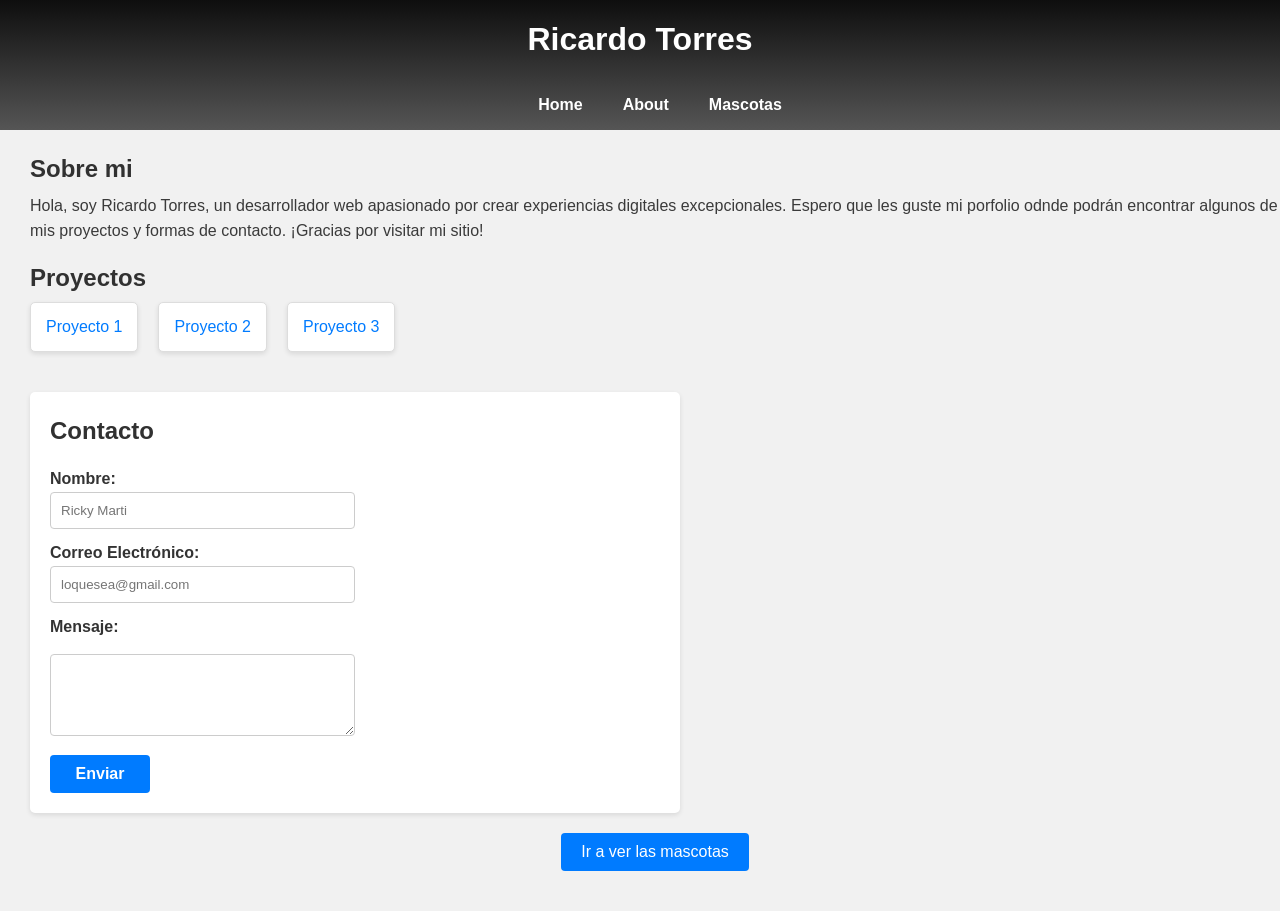
<file: semana1/index.html>
<!doctype html>
<html lang="en">

<head>
    <meta charset="UTF-8" />
    <meta name="viewport" content="width=device-width, initial-scale=1.0" />
    <link rel="stylesheet" href="styles.css" />
    <title>Principal</title>
</head>

<body>
    <header>
        <h1>Ricardo Torres</h1>
        <nav>
            <ul class="navigation">
                <li class="nav-item"><a href="index.html">Home</a></li>
                <li class="nav-item"><a href="about.html">About</a></li>
                <li class="nav-item"><a href="mascota.html">Mascotas</a></li>
            </ul>
        </nav>
    </header>

    <section class="porta">
        <h2 class="subtitle">Sobre mi</h2>
        <p class="paragraph">
            Hola, soy Ricardo Torres, un desarrollador web apasionado por crear
            experiencias digitales excepcionales. Espero que les guste mi porfolio odnde podrán encontrar algunos de mis proyectos y formas de contacto. ¡Gracias por visitar mi sitio!
        </p>

        <h2 class="subtitle">Proyectos</h2>
        <ul class="project-list">
            <li class="project-item"><a href="#">Proyecto 1</a></li>
            <li class="project-item"><a href="#">Proyecto 2</a></li>
            <li class="project-item"><a href="#">Proyecto 3</a></li>
        </ul>

        <div class="position-form">
            <form class="contact-form" action="">
                <h2 class="subtitle">Contacto</h2>

                <div>
                    <label class="info" for="name">Nombre:</label>
                    <input class="data" type="text" id="name" name="name" placeholder="Ricky Marti" required />
                </div>
                <div>
                    <label class="info" for="email">Correo Electrónico:</label>
                    <input class="data" type="email" id="email" name="email" placeholder="loquesea@gmail.com"
                        required />
                </div>
                <div>
                    <label class="info info2" for="message">Mensaje:</label><br />
                    <textarea class="data" id="message" name="message" rows="4" cols="50" required></textarea>
                </div>

                <input class="action" type="submit" value="Enviar" />
            </form>
        </div>
        <div class="content-button">
            <a class="btn" href="mascota.html">Ir a ver las mascotas</a>
        </div>
    </section>
</body>

</html>
</file>
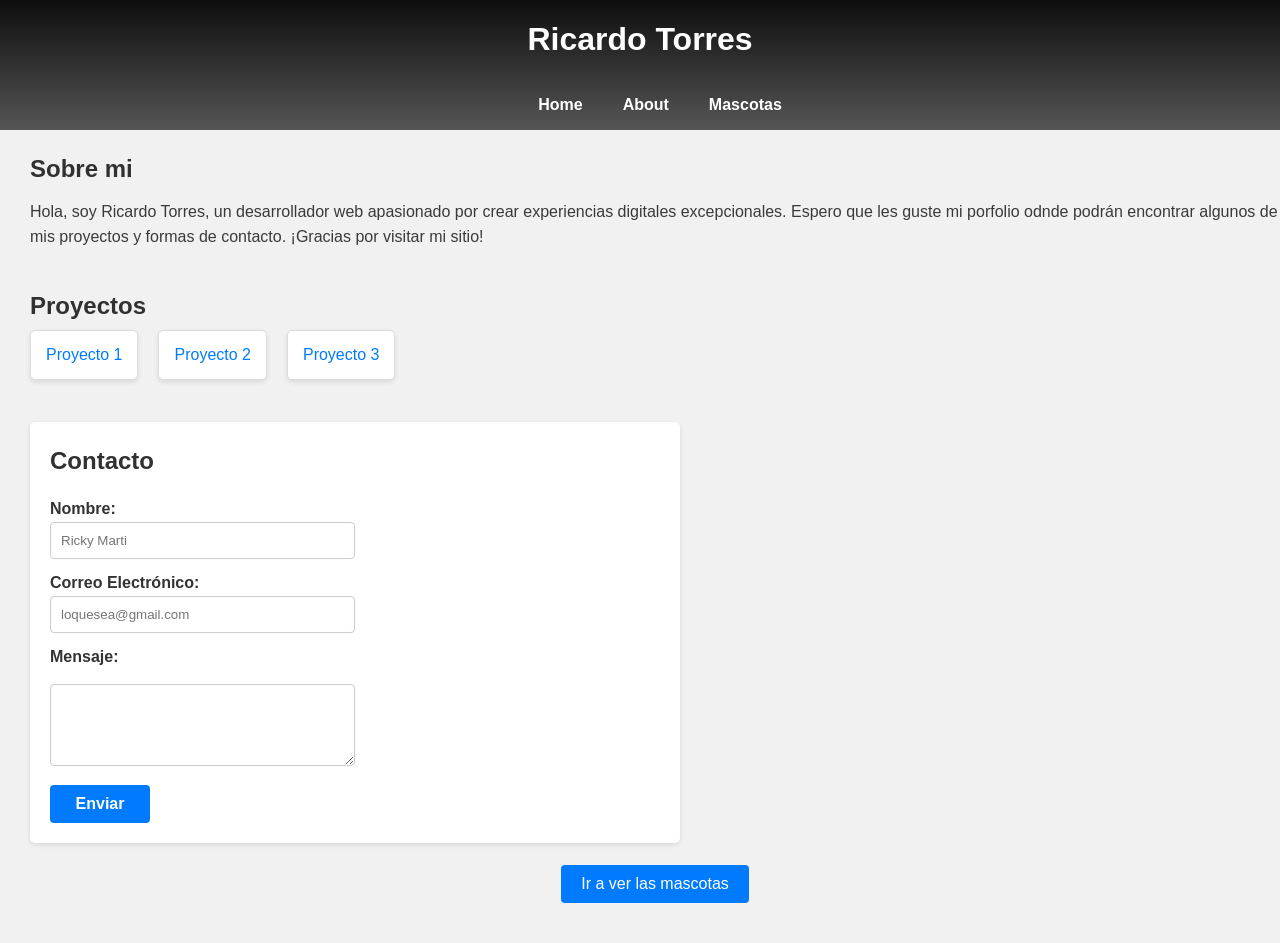
<file: semana2/index.html>
<!doctype html>
<html lang="en">

<head>
    <meta charset="UTF-8" />
    <meta name="viewport" content="width=device-width, initial-scale=1.0" />
    <link rel="stylesheet" href="styles/styles.css" />
    <title>Principal</title>
</head>

<body>
    <header>
        <h1>Ricardo Torres</h1>
        <nav>
            <ul class="navigation">
                <li class="nav-item"><a href="index.html">Home</a></li>
                <li class="nav-item"><a href="about.html">About</a></li>
                <li class="nav-item"><a href="mascota.html">Mascotas</a></li>
            </ul>
        </nav>
    </header>

    <section class="porta">
        <div class="about">
            <h2 class="subtitle">Sobre mi</h2>
            <p class="paragraph">
                Hola, soy Ricardo Torres, un desarrollador web apasionado por crear
                experiencias digitales excepcionales. Espero que les guste mi porfolio odnde podrán encontrar algunos de
                mis
                proyectos y formas de contacto. ¡Gracias por visitar mi sitio!
            </p>
        </div>

        <div class="project">
            <h2 class="subtitle">Proyectos</h2>
            <ul class="project-list">
                <li class="project-item"><a href="#">Proyecto 1</a></li>
                <li class="project-item"><a href="#">Proyecto 2</a></li>
                <li class="project-item"><a href="#">Proyecto 3</a></li>
            </ul>
        </div>

        <div class="position-form">
            <form class="contact-form" action="">
                <h2 class="subtitle">Contacto</h2>

                <div>
                    <label class="info" for="name">Nombre:</label>
                    <input class="data" type="text" id="name" name="name" placeholder="Ricky Marti" required />
                </div>
                <div>
                    <label class="info" for="email">Correo Electrónico:</label>
                    <input class="data" type="email" id="email" name="email" placeholder="loquesea@gmail.com"
                        required />
                </div>
                <div>
                    <label class="info info2" for="message">Mensaje:</label><br />
                    <textarea class="data" id="message" name="message" rows="4" cols="50" required></textarea>
                </div>

                <input class="action" type="submit" value="Enviar" />
            </form>
        </div>
        <div class="content-button">
            <a class="btn" href="mascota.html">Ir a ver las mascotas</a>
        </div>
    </section>
</body>

</html>
</file>
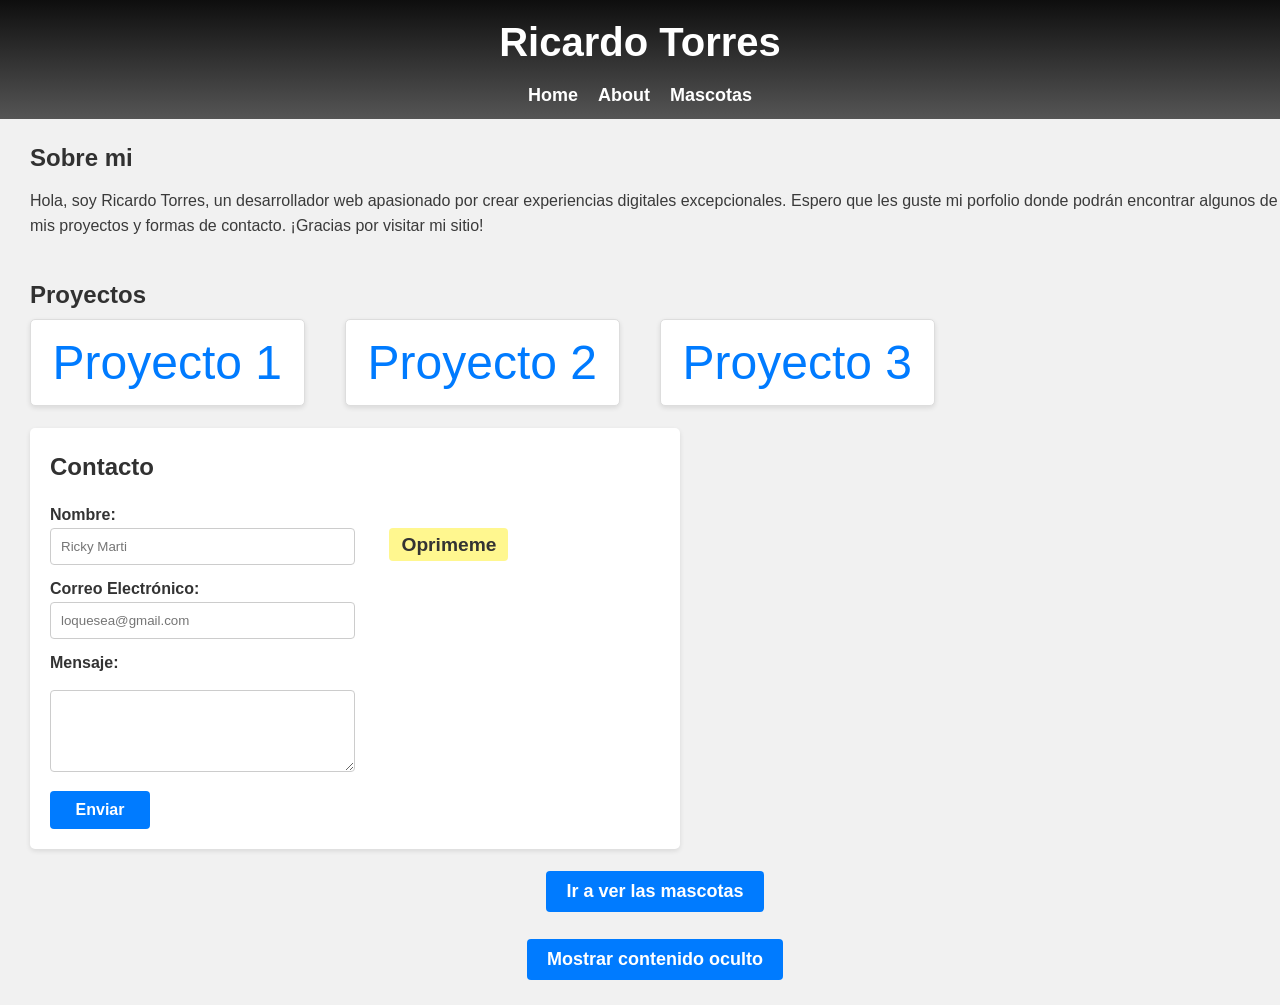
<file: semana3/index.html>
<!doctype html>
<html lang="en">

<head>
    <meta charset="UTF-8" />
    <meta name="viewport" content="width=device-width, initial-scale=1.0" />
    <link rel="stylesheet" href="styles/styles.css" />
    <script src="js/app.js"></script>
    <title>Principal</title>
</head>

<body>
    <header>
        <h1>Ricardo Torres</h1>
        <nav>
            <ul class="navigation">
                <li class="nav-item"><a href="index.html">Home</a></li>
                <li class="nav-item"><a target="_blank" href="https://github.com/Ricardo031">About</a></li>
                <li class="nav-item"><a href="mascota.html">Mascotas</a></li>
            </ul>
        </nav>
    </header>

    <section class="porta">
        <div class="about">
            <h2 class="subtitle">Sobre mi</h2>
            <p class="paragraph">
                Hola, soy Ricardo Torres, un desarrollador web apasionado por crear
                experiencias digitales excepcionales. Espero que les guste mi porfolio donde podrán encontrar algunos de
                mis
                proyectos y formas de contacto. ¡Gracias por visitar mi sitio!
            </p>
        </div>

        <div class="project">
            <h2 class="subtitle">Proyectos</h2>
            <ul class="project-list">
                <li class="project-item"><a class="project-title" target="_blank"
                        href="https://ricardo031.github.io/lol-api/">Proyecto
                        1</a></li>
                <li class="project-item"><a class="project-title" target="_blank"
                        href="https://dashboard-v2-two-eta.vercel.app/">Proyecto 2</a></li>
                <li class="project-item"><a class="project-title" target="_blank"
                        href="https://ricardo031.github.io/Galeria-imagenes/#">Proyecto 3</a></li>
            </ul>
        </div>

        <div class="position-form">
            <form class="contact-form" action="">
                <h2 class="subtitle">Contacto</h2>

                <div>
                    <label class="info" for="name">Nombre:</label>
                    <input class="data" type="text" id="name" name="name" placeholder="Ricky Marti" required />

                    <label class="test-app" for="text-test" id="text-test">Oprimeme</label>
                </div>
                <div>
                    <label class="info" for="email">Correo Electrónico:</label>
                    <input class="data" type="email" id="email" name="email" placeholder="loquesea@gmail.com"
                        required />
                </div>
                <div>
                    <label class="info info2" for="message">Mensaje:</label><br />
                    <textarea class="data" id="message" name="message" rows="4" cols="50" required></textarea>
                </div>

                <input class="action" type="submit" value="Enviar" />
            </form>
        </div>
        <div class="content-button">
            <a class="btn" href="mascota.html">Ir a ver las mascotas</a>
        </div>

        <div class="content-button intent">
            <button id="toggle-btn" class="btn show">Mostrar contenido oculto</button>

            <p id="hidden-content" class="oculto">
                Hola Persona que mira el codigo. Un gusto!
            </p>
        </div>
    </section>
</body>

</html>
</file>
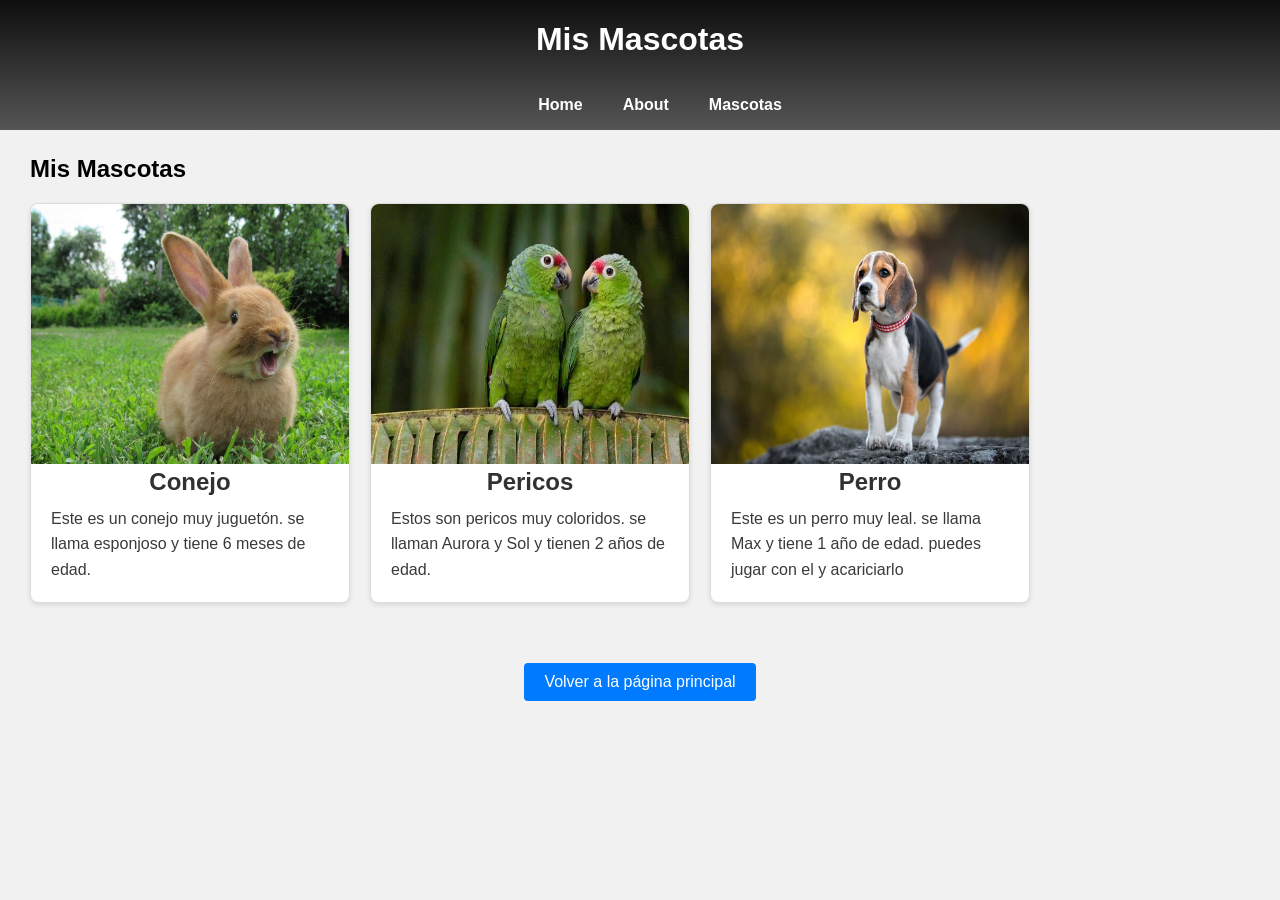
<file: semana1/mascota.html>
<!DOCTYPE html>
<html lang="en">

<head>
    <meta charset="UTF-8">
    <meta name="viewport" content="width=device-width, initial-scale=1.0">
    <link rel="stylesheet" href="styles.css">
    <title>Mascotas</title>
</head>

<body>
    <header>
        <h1>Mis Mascotas</h1>
        <nav>
            <ul class="navigation">
                <li class="nav-item"><a href="index.html">Home</a></li>
                <li class="nav-item"><a href="about.html">About</a></li>
                <li class="nav-item"><a href="mascota.html">Mascotas</a></li>
            </ul>
        </nav>
    </header>

    <section class="porta">
        <h2>Mis Mascotas</h2>
        <div class="mascota">
            <article class="card">
                <div class="card-image">
                    <img src="img/conejo.jpg" alt="conejo">
                </div>
                <div class="content-card">
                    <h2 class="animal-name">Conejo</h2>
                    <p class="paragraph">Este es un conejo muy juguetón. se llama esponjoso y tiene 6 meses de edad.</p>
                </div>
            </article>

            <article class="card">
                <div class="card-image">
                    <img src="img/Pericos1.webp" alt="perico">
                </div>
                <div class="content-card">
                    <h2 class="animal-name">Pericos</h2>
                    <p class="paragraph">Estos son pericos muy coloridos. se llaman Aurora y Sol y tienen 2 años de edad.</p>
                </div>
            </article>

            <article class="card">
                <div class="card-image">
                    <img src="img/perro.avif" alt="perro">
                </div>
                <div class="content-card">
                    <h2 class="animal-name">Perro</h2>
                    <p class="paragraph">Este es un perro muy leal. se llama Max y tiene 1 año de edad. puedes jugar con el y acariciarlo </p>
                </div>
            </article>
        </div>
    </section>
    <div class="content-button">
            <a class="btn" href="index.html">Volver a la página principal</a>
        </div>
</body>

</html>
</file>
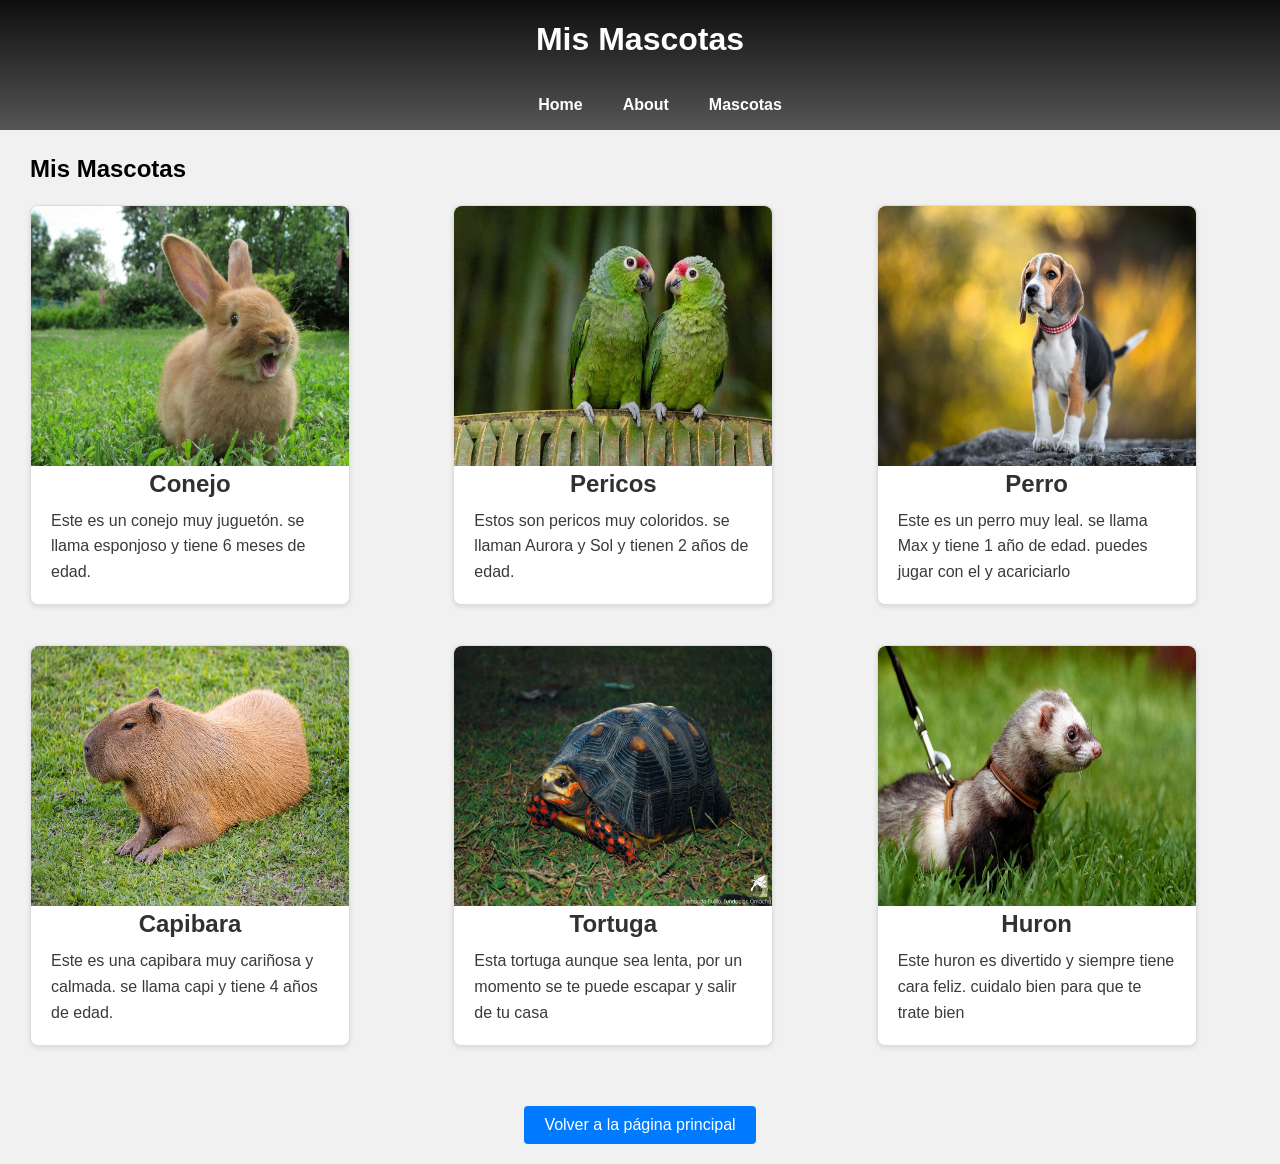
<file: semana2/mascota.html>
<!DOCTYPE html>
<html lang="en">

<head>
    <meta charset="UTF-8">
    <meta name="viewport" content="width=device-width, initial-scale=1.0">
    <link rel="stylesheet" href="styles/styles2.css">
    <title>Mascotas</title>
</head>

<body>
    <header>
        <h1>Mis Mascotas</h1>
        <nav>
            <ul class="navigation">
                <li class="nav-item"><a href="index.html">Home</a></li>
                <li class="nav-item"><a href="about.html">About</a></li>
                <li class="nav-item"><a href="mascota.html">Mascotas</a></li>
            </ul>
        </nav>
    </header>

    <section class="porta">
        <h2>Mis Mascotas</h2>
        <div class="mascota">
            <article class="card">
                <div class="card-image">
                    <img src="img/conejo.jpg" alt="conejo">
                </div>
                <div class="content-card">
                    <h2 class="animal-name">Conejo</h2>
                    <p class="paragraph">Este es un conejo muy juguetón. se llama esponjoso y tiene 6 meses de edad.</p>
                </div>
            </article>

            <article class="card">
                <div class="card-image">
                    <img src="img/Pericos1.webp" alt="perico">
                </div>
                <div class="content-card">
                    <h2 class="animal-name">Pericos</h2>
                    <p class="paragraph">Estos son pericos muy coloridos. se llaman Aurora y Sol y tienen 2 años de
                        edad.</p>
                </div>
            </article>

            <article class="card">
                <div class="card-image">
                    <img src="img/perro.avif" alt="perro">
                </div>
                <div class="content-card">
                    <h2 class="animal-name">Perro</h2>
                    <p class="paragraph">Este es un perro muy leal. se llama Max y tiene 1 año de edad. puedes jugar con
                        el y acariciarlo </p>
                </div>
            </article>

            <article class="card">
                <div class="card-image">
                    <img src="img/capibara.png" alt="capibara">
                </div>
                <div class="content-card">
                    <h2 class="animal-name">Capibara</h2>
                    <p class="paragraph">Este es una capibara muy cariñosa y calmada. se llama capi y tiene 4 años de
                        edad.
                    </p>
                </div>
            </article>

            <article class="card">
                <div class="card-image">
                    <img src="img/tortuga.png" alt="tortuga">
                </div>
                <div class="content-card">
                    <h2 class="animal-name">Tortuga</h2>
                    <p class="paragraph">Esta tortuga aunque sea lenta, por un momento se te puede escapar y salir de tu
                        casa </p>
                </div>
            </article>

            <article class="card">
                <div class="card-image">
                    <img src="img/huron.png" alt="huron">
                </div>
                <div class="content-card">
                    <h2 class="animal-name">Huron</h2>
                    <p class="paragraph">Este huron es divertido y siempre tiene cara feliz. cuidalo bien para que te
                        trate bien</p>
                </div>
            </article>
        </div>
    </section>
    <div class="content-button">
        <a class="btn" href="index.html">Volver a la página principal</a>
    </div>
</body>

</html>
</file>
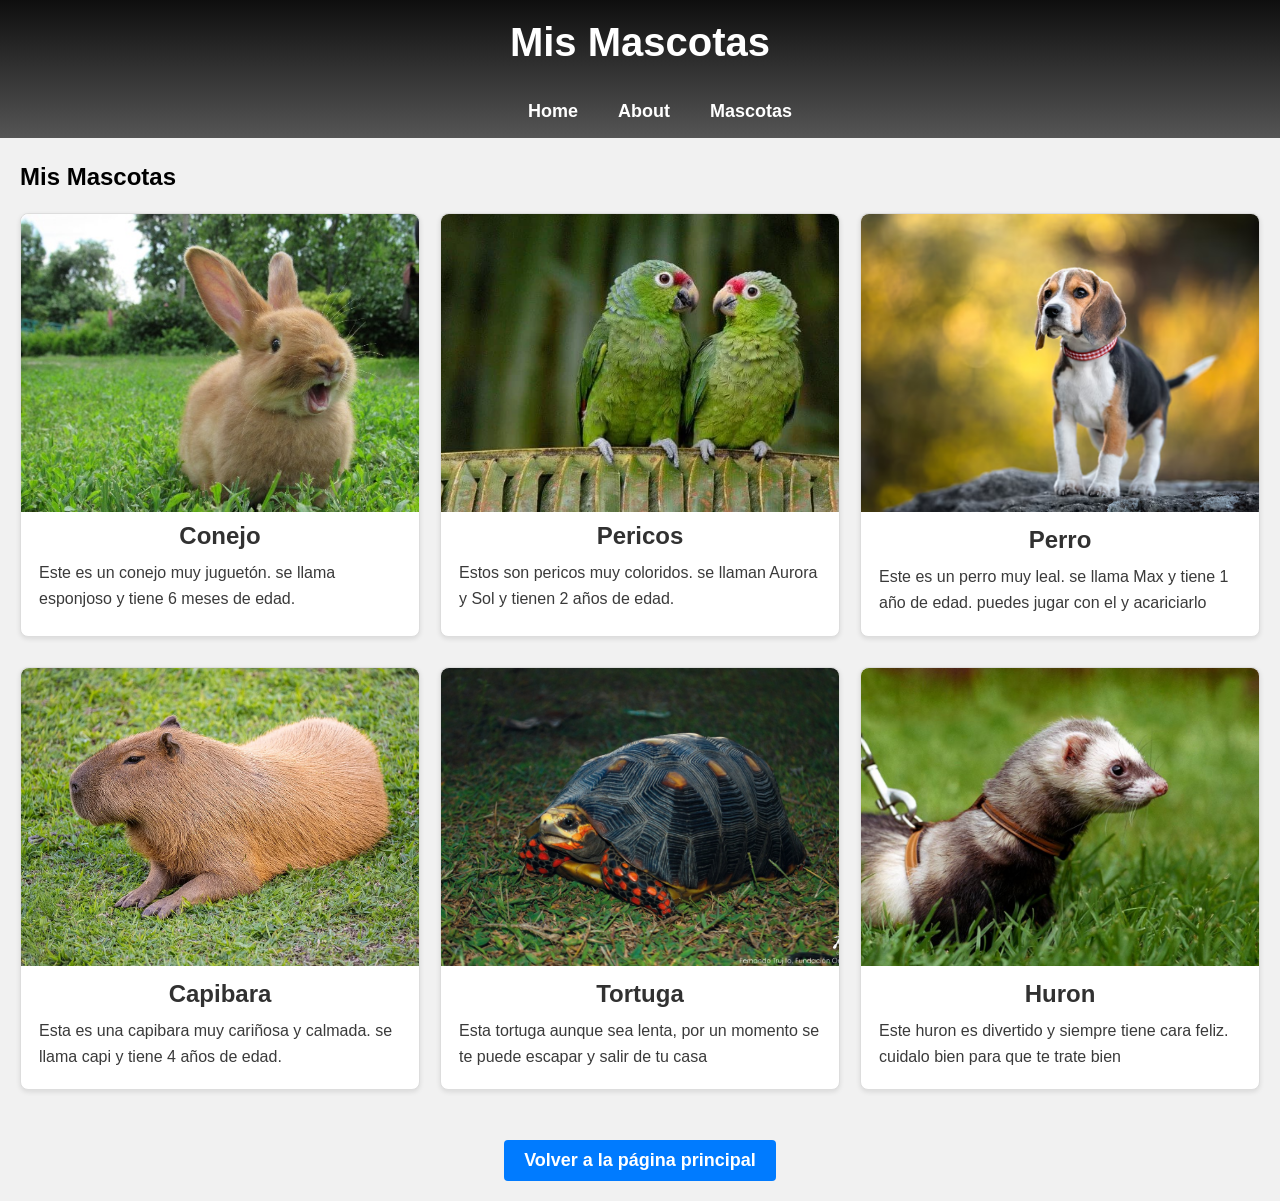
<file: semana3/mascota.html>
<!DOCTYPE html>
<html lang="en">

<head>
    <meta charset="UTF-8">
    <meta name="viewport" content="width=device-width, initial-scale=1.0">
    <link rel="stylesheet" href="styles/stylesPet.css">
    <title>Mascotas</title>
</head>

<body>
    <header>
        <h1>Mis Mascotas</h1>
        <nav>
            <ul class="navigation">
                <li class="nav-item"><a href="index.html">Home</a></li>
                <li class="nav-item"><a href="about.html">About</a></li>
                <li class="nav-item"><a href="mascota.html">Mascotas</a></li>
            </ul>
        </nav>
    </header>

    <section class="porta">
        <h2 class="subtitle">Mis Mascotas</h2>
        <div class="mascota">
            <article class="card">
                <img src="img/conejo.jpg" alt="conejo">
                <div class="content-card">
                    <h2 class="animal-name">Conejo</h2>
                    <p class="paragraph">Este es un conejo muy juguetón. se llama esponjoso y tiene 6 meses de edad.</p>
                </div>
            </article>

            <article class="card">
                <img src="img/Pericos1.webp" alt="perico">
                <div class="content-card">
                    <h2 class="animal-name">Pericos</h2>
                    <p class="paragraph">Estos son pericos muy coloridos. se llaman Aurora y Sol y tienen 2 años de
                        edad.</p>
                </div>
            </article>

            <article class="card">
                <div class="card-image">
                    <img src="img/perro.avif" alt="perro">
                </div>
                <div class="content-card">
                    <h2 class="animal-name">Perro</h2>
                    <p class="paragraph">Este es un perro muy leal. se llama Max y tiene 1 año de edad. puedes jugar con
                        el y acariciarlo </p>
                </div>
            </article>

            <article class="card">
                <div class="card-image">
                    <img src="img/capibara.png" alt="capibara">
                </div>
                <div class="content-card">
                    <h2 class="animal-name">Capibara</h2>
                    <p class="paragraph">Esta es una capibara muy cariñosa y calmada. se llama capi y tiene 4 años de
                        edad.
                    </p>
                </div>
            </article>

            <article class="card">
                <div class="card-image">
                    <img src="img/tortuga.png" alt="tortuga">
                </div>
                <div class="content-card">
                    <h2 class="animal-name">Tortuga</h2>
                    <p class="paragraph">Esta tortuga aunque sea lenta, por un momento se te puede escapar y salir de tu
                        casa </p>
                </div>
            </article>

            <article class="card">
                <div class="card-image">
                    <img src="img/huron.png" alt="huron">
                </div>
                <div class="content-card">
                    <h2 class="animal-name">Huron</h2>
                    <p class="paragraph">Este huron es divertido y siempre tiene cara feliz. cuidalo bien para que te
                        trate bien</p>
                </div>
            </article>
        </div>
    </section>
    <div class="content-button">
        <a class="btn" href="index.html">Volver a la página principal</a>
    </div>
</body>

</html>
</file>
<file: semana1/styles.css>
* {
    box-sizing: border-box;
}


body {
    font-family: 'Segoe UI', Tahoma, Geneva, Verdana, sans-serif;
    margin: 0;
    padding: 0;
    background: #f1f1f1;

}

/*% header */
header {
    display: flex;
    flex-direction: column;
    background: linear-gradient(#0e0e0e, #555);
    color: white;
    align-items: center;
}

.navigation {
    text-decoration: none;
    list-style: none;
    display: flex;
    gap: 20px;
}

.nav-item a {
    color: white;
    text-decoration: none;
    padding: 5px 10px;
    border-radius: 2px;
    font-weight: 600;
    transition: background-color 0.3s, color 0.3s;
}

.nav-item a:hover {
    background-color: #555;
    color: #fff;
}

/*% Cuerpo de la pagina  */
.porta {
    padding: 5px 0 20px 30px;
}

.subtitle {
    color: #313131;
    font-size: 24px;
    margin-bottom: 10px;
}

.paragraph {
    color: #3a3a3a;
    font-size: 16px;
    line-height: 1.6;
    margin-bottom: 20px;
}

.project-list  {
    display: flex;
    flex-direction: row;
    gap: 20px;
    list-style-type: none;
    flex-wrap: wrap;
    margin: 0;
    padding: 0;
}

.project-item {
    list-style: none;
    background: white;
    border: 1px solid #ddd;
    border-radius: 5px;
    padding: 15px;
    margin-bottom: 20px;
    box-shadow: 0 2px 5px rgba(0, 0, 0, 0.1);
    width: fit-content;
    transition: background-color 0.3s, color 0.3s;
    cursor: pointer;
}

.project-item:hover {
    background-color: #b5b8bb;
    color: #fff;
}

a {
    color: #007BFF;
    text-decoration: none;
    font-weight: 500;
}

/*% Formulario de contacto  */
.position-form {
    display: flex;
    justify-content: start;
    margin-top: 20px;
}

.contact-form {
    display: flex;
    flex-direction: column;
    gap: 15px;
    background: white;
    width: 650px;
    padding: 5px 20px 20px;
    border-radius: 5px;
    box-shadow: 0 2px 5px rgba(0, 0, 0, 0.1);
}

@media (max-width: 768px) {
    .contact-form {
        width: 90%;
    }
}

@media (max-width: 425px) {
    .contact-form {
        width: 95%;
    }
}

.info {
    display: block;
    font-weight: 600;
    margin-bottom: 4px;
    color: #333;
}

.info2 {
    margin-bottom: 0px;
}

.data {
    width: 50%;
    padding: 10px;
    border: 1px solid #ccc;
    border-radius: 4px;
}


.action {
    width: 100px;
    padding: 10px;
    font-size: 16px;
    font-weight: 600;
    background-color: #007BFF;
    color: white;
    border: none;
    border-radius: 4px;
    cursor: pointer;
    transition: background-color 0.3s, color 0.3s;
}

.action:hover {
    background-color: #0056b3;
    color: #fff;
}

.content-button {
    display: flex;
    justify-content: center;
    margin-top: 20px;
    margin-bottom: 20px;
}

.btn {
    display: inline-block;
    padding: 10px 20px;
    background-color: #007BFF;
    color: white;
    text-decoration: none;
    border-radius: 4px;
    transition: background-color 0.3s, color 0.3s;
}

.btn:hover {
    background-color: #0056b3;
    color: #fff;
}

/*% Mascotas  */

.mascota {
    display: flex;
    flex-wrap: wrap;
    align-items: start;
    gap: 20px;
}
.card {
    display: flex;
    flex-direction: column;
    background: white;
    border: 1px solid #ddd;
    border-radius: 8px;
    margin-bottom: 20px;
    box-shadow: 0 2px 5px rgba(0, 0, 0, 0.1);
    width: 320px;
    height: auto;
}

.card-image {
    width: 100%;
    height: fit-content;
}

img {
    width: 100%;
    height: 260px;
    object-fit: fill;
    border-radius: 8px 8px 0 0;
}

.content-card {
    display: flex;
    flex-direction: column;
    padding: 0 20px;
}

.animal-name {
    color: #313131;
    font-size: 24px;
    margin: auto;
}

.paragraph {
    color: #3a3a3a;
    font-size: 16px;
    line-height: 1.6;
    font-weight: 400;
    margin: 10px 0 20px 0;
}
</file>
<file: semana2/styles/styles.css>
* {
    box-sizing: border-box;
}


body {
    font-family: 'Segoe UI', Tahoma, Geneva, Verdana, sans-serif;
    margin: 0;
    padding: 0;
    background: #f1f1f1;

}

/*% header */
header {
    display: flex;
    flex-direction: column;
    background: linear-gradient(#0e0e0e, #555);
    color: white;
    align-items: center;
    justify-content: center;
}

.navigation {
    text-decoration: none;
    list-style: none;
    display: flex;
    gap: 20px;
}

.nav-item a {
    color: white;
    text-decoration: none;
    padding: 5px 10px;
    border-radius: 2px;
    font-weight: 600;
    transition: background-color 0.3s, color 0.3s;
}

.nav-item a:hover {
    background-color: #555;
    color: #fff;
}

/*% Cuerpo de la pagina  */
.porta {
    display: grid;
    grid-template-rows: 1fr;
    gap: 2px;
    padding: 5px 0 20px 30px;
}


.subtitle {
    color: #313131;
    font-size: 24px;
    margin-bottom: 10px;
}

.paragraph {
    color: #3a3a3a;
    font-size: 16px;
    line-height: 1.6;
    margin-bottom: 20px;
}

.project-list {
    display: flex;
    flex-direction: row;
    gap: 20px;
    list-style-type: none;
    flex-wrap: wrap;
    margin: 0;
    padding: 0;
}

.project-item {
    list-style: none;
    background: white;
    border: 1px solid #ddd;
    border-radius: 5px;
    padding: 15px;
    margin-bottom: 20px;
    box-shadow: 0 2px 5px rgba(0, 0, 0, 0.1);
    width: fit-content;
    transition: background-color 0.3s, color 0.3s;
    cursor: pointer;
}

.project-item:hover {
    background-color: #b5b8bb;
    color: #fff;
}

a {
    color: #007BFF;
    text-decoration: none;
    font-weight: 500;
}

/*% Formulario de contacto  */
.position-form {
    display: flex;
    justify-content: start;
    margin-top: 20px;
}

.contact-form {
    display: flex;
    flex-direction: column;
    gap: 15px;
    background: white;
    width: 650px;
    padding: 5px 20px 20px;
    border-radius: 5px;
    box-shadow: 0 2px 5px rgba(0, 0, 0, 0.1);
}

@media (max-width: 768px) {
    .contact-form {
        width: 90%;
    }
}

@media (max-width: 425px) {
    .contact-form {
        width: 95%;
    }
}

.info {
    display: block;
    font-weight: 600;
    margin-bottom: 4px;
    color: #333;
}

.info2 {
    margin-bottom: 0px;
}

.data {
    width: 50%;
    padding: 10px;
    border: 1px solid #ccc;
    border-radius: 4px;
}


.action {
    width: 100px;
    padding: 10px;
    font-size: 16px;
    font-weight: 600;
    background-color: #007BFF;
    color: white;
    border: none;
    border-radius: 4px;
    cursor: pointer;
    transition: background-color 0.3s, color 0.3s;
}

.action:hover {
    background-color: #0056b3;
    color: #fff;
}

.content-button {
    display: flex;
    justify-content: center;
    margin-top: 20px;
    margin-bottom: 20px;
}

.btn {
    display: inline-block;
    padding: 10px 20px;
    background-color: #007BFF;
    color: white;
    text-decoration: none;
    border-radius: 4px;
    transition: background-color 0.3s, color 0.3s;
}

.btn:hover {
    background-color: #0056b3;
    color: #fff;
}
</file>
<file: semana3/styles/styles.css>
* {
    box-sizing: border-box;
}


:root {
    --primary-color: #007BFF;
}

body {
    font-family: 'Segoe UI', Tahoma, Geneva, Verdana, sans-serif;
    margin: 0;
    padding: 0;
    background: #f1f1f1;
}

/*% header */
header h1 {
    font-size: 2.5rem;
    margin: 1.25rem 0;
}

header {
    display: flex;
    flex-direction: column;
    background: linear-gradient(#0e0e0e, #555);
    color: white;
    align-items: center;
    justify-content: center;
}

nav {
    display: flex;
    width: 100%;
    justify-content: center;
}

.navigation {
    margin: 0;
    padding: 0 0 0.8rem;
    list-style: none;
    display: flex;
    gap: 1.25rem;
}

.nav-item a {
    color: white;
    text-decoration: none;
    border-radius: 0.125rem;
    font-size: 1.125rem;
    font-weight: 600;
    transition: background-color 0.3s, color 0.3s;
}

.nav-item a:hover {
    background-color: #555;
}

/*% Cuerpo de la pagina  */
.porta {
    display: grid;
    grid-template-rows: 1fr;
    gap: 2px;
    padding: 5px 0 20px 30px;
}


.subtitle {
    color: #313131;
    font-size: 1.5rem;
    margin-bottom: 10px;
}

.paragraph {
    color: #3a3a3a;
    font-size: 1rem;
    line-height: 1.6;
    margin-bottom: 20px;
}

.project-list {
    display: grid;
    grid-template-columns: repeat(auto-fill, minmax(300px, 1fr));
    gap: 10px;
    list-style-type: none;
    margin: 0;
    padding: 0;
}

.project-item {
    list-style: none;
    background: white;
    border: 1px solid #ddd;
    border-radius: 5px;
    padding: 0.9375rem 1.125rem;
    box-shadow: 0 2px 5px rgba(0, 0, 0, 0.1);
    width: 90%;
    transition: background-color 0.3s, color 0.3s;
    cursor: pointer;
    font-size: 3em;
    text-align: center;
}

.project-item:hover {
    background-color: #b5b8bb;
    color: #fff;
}

.project-title {
    color: var(--primary-color);
    text-decoration: none;
    font-size: 3rem;
    font-weight: 500;
}

/*% Formulario de contacto  */
.position-form {
    display: flex;
    justify-content: start;
    margin-top: 20px;
}

.contact-form {
    display: flex;
    flex-direction: column;
    gap: 15px;
    background: white;
    width: 650px;
    padding: 5px 20px 20px;
    border-radius: 5px;
    box-shadow: 0 2px 5px rgba(0, 0, 0, 0.1);
}



.info {
    display: block;
    font-weight: 600;
    margin-bottom: 4px;
    color: #333;
}

.info2 {
    margin-bottom: 0px;
}

.data {
    width: 50%;
    padding: 10px;
    border: 1px solid #ccc;
    border-radius: 4px;
}


.action {
    width: 100px;
    padding: 10px;
    font-size: 1rem;
    font-weight: 600;
    background-color: var(--primary-color);
    color: white;
    border: none;
    border-radius: 4px;
    cursor: pointer;
    transition: background-color 0.3s, color 0.3s;
}

.action:hover {
    background-color: #0056b3;
    color: #fff;
}

.content-button {
    display: flex;
    justify-content: center;
    margin-top: 20px;
    margin-bottom: 5px;
}

.btn {
    display: inline-block;
    padding: 10px 20px;
    background-color: var(--primary-color);
    color: white;
    border: none;
    text-decoration: none;
    cursor: pointer;
    border-radius: 4px;
    font-size: 1.125rem;
    font-weight: 600;
    transition: background-color 0.3s, color 0.3s;
}

.btn:hover {
    background-color: #0056b3;
    color: #fff;
}

.intent {
    flex-direction: column;
    align-items: center;
}

.show {
    width: fit-content;
}

.oculto {
    display: none;
}


@media (max-width: 768px) {
    .porta {
        padding: 5px 20px 20px 20px;
    }

    .project-list {
        grid-template-columns: repeat(2, 1fr);
    }

    .contact-form {
        width: 90%;
    }

    .project-title {
        font-size: 2.5rem;
    }
}

.test-app {
    position: relative;
    font-size: 1.2rem;
    color: #333;
    background-color: #fff45daf;
    padding: 6px 12px;
    border-radius: 4px;
    cursor: pointer;
    font-weight: 600;
    margin-left: 30px;
}

@media (max-width: 425px) {

    .subtitle {
        text-align: center;
        margin-bottom: 20px;
    }

    .project-list {
        grid-template-columns: repeat(1, 1fr);
        justify-content: center;
        justify-items: center;
        gap: 10px;
        font-size: 0.8rem;
    }

    .position-form {
        justify-content: center;
        margin-top: 30px;
    }

    .contact-form {
        width: 90%;
    }

    .project-title {
        font-size: 2rem;
    }

    .test-app {
        margin-left: 0;
    }
}
</file>
<file: semana2/styles/styles2.css>
/*% header */
* {
    box-sizing: border-box;
}


body {
    font-family: 'Segoe UI', Tahoma, Geneva, Verdana, sans-serif;
    margin: 0;
    padding: 0;
    background: #f1f1f1;

}

header {
    display: flex;
    flex-direction: column;
    background: linear-gradient(#0e0e0e, #555);
    color: white;
    align-items: center;
    justify-content: center;
}

.navigation {
    text-decoration: none;
    list-style: none;
    display: flex;
    gap: 20px;
}

.nav-item a {
    color: white;
    text-decoration: none;
    padding: 5px 10px;
    border-radius: 2px;
    font-weight: 600;
    transition: background-color 0.3s, color 0.3s;
}

.nav-item a:hover {
    background-color: #555;
    color: #fff;
}

/*% Cuerpo  */
.porta {
    display: flex;
    flex-direction: column;

    gap: 2px;
    padding: 5px 0 20px 30px;
}

.mascota {
    display: grid;
    grid-template-columns: repeat(auto-fill, minmax(320px, 1fr));
    justify-items: start;
    justify-content: space-evenly;
    gap: 20px;
}

.card {
    display: flex;
    flex-direction: column;
    background: white;
    border: 1px solid #ddd;
    border-radius: 8px;
    margin-bottom: 20px;
    box-shadow: 0 2px 5px rgba(0, 0, 0, 0.1);
    width: 320px;
    height: auto;
}

.card-image {
    width: 100%;
    height: fit-content;
}

img {
    width: 100%;
    height: 260px;
    object-fit: fill;
    border-radius: 8px 8px 0 0;
}

.content-card {
    display: flex;
    flex-direction: column;
    padding: 0 20px;
}

.animal-name {
    color: #313131;
    font-size: 24px;
    margin: auto;
}

.paragraph {
    color: #3a3a3a;
    font-size: 16px;
    line-height: 1.6;
    font-weight: 400;
    margin: 10px 0 20px 0;
}

.content-button {
    display: flex;
    justify-content: center;
    margin-top: 20px;
    margin-bottom: 20px;
}

.btn {
    display: inline-block;
    padding: 10px 20px;
    background-color: #007BFF;
    color: white;
    text-decoration: none;
    border-radius: 4px;
    transition: background-color 0.3s, color 0.3s;
}

.btn:hover {
    background-color: #0056b3;
    color: #fff;
    margin-bottom: 10px;
}
</file>
<file: semana3/styles/stylesPet.css>
/*% header */
* {
    box-sizing: border-box;
}

:root {
    --primary-color: #007BFF;
}

body {
    font-family: 'Segoe UI', Tahoma, Geneva, Verdana, sans-serif;
    margin: 0;
    padding: 0;
    background: #f1f1f1;
}

header h1 {
    font-size: 2.5rem;
    margin: 1.25rem 0;
}

header {
    display: flex;
    flex-direction: column;
    background: linear-gradient(#0e0e0e, #555);
    color: white;
    align-items: center;
    justify-content: center;
}

.navigation {
    text-decoration: none;
    list-style: none;
    display: flex;
    gap: 1.25rem;
}

.nav-item a {
    color: white;
    text-decoration: none;
    padding: 0.3125rem 0.625rem;
    border-radius: 0.125rem;
    font-size: 1.125rem;
    font-weight: 600;
    transition: background-color 0.3s, color 0.3s;
}

.nav-item a:hover {
    background-color: #555;
    color: #fff;
}

/*% Cuerpo  */
.porta {
    display: flex;
    flex-direction: column;
    gap: 0.125rem;
    padding: 0.3125rem 1.25rem 1.25rem 1.25rem;
}

.mascota {
    display: grid;
    grid-template-columns: repeat(auto-fill, minmax(300px, 1fr));
    /* ya con este grid puedo hacer que tengan un valor minimo por pantalla */
    justify-items: start;
    justify-content: space-evenly;
    gap: 20px;
}

.card {
    display: flex;
    flex-direction: column;
    justify-content: start;
    gap: 0.625rem;
    background: white;
    border: 1px solid #ddd;
    border-radius: 8px;
    margin-bottom: 0.625rem;
    box-shadow: 0 2px 5px rgba(0, 0, 0, 0.1);
}

img {
    width: 100%;
    max-width: 100%;
    height: auto;
    aspect-ratio: 4 / 3;
    object-fit: cover;
    border-radius: 8px 8px 0 0;
}

.content-card {
    display: flex;
    flex-direction: column;
    padding: 0 1.125rem;
}

.animal-name {
    color: #313131;
    font-size: 1.5rem;
    margin: auto;
}

.paragraph {
    color: #3a3a3a;
    font-size: 1rem;
    line-height: 1.6;
    font-weight: 400;
    margin: 10px 0 20px 0;
}

.content-button {
    display: flex;
    justify-content: center;
    margin-top: 20px;
    margin-bottom: 20px;
}

.btn {
    display: inline-block;
    padding: 10px 20px;
    background-color: var(--primary-color);
    color: white;
    text-decoration: none;
    border-radius: 4px;
    font-size: 1.125rem;
    font-weight: 600;
    transition: background-color 0.3s, color 0.3s;
}

.btn:hover {
    background-color: #0056b3;
    color: #fff;
    margin-bottom: 10px;
}

@media (max-width: 768px) {

    .subtitle {
        text-align: center;
    }

    .porta {
        padding: 5px 20px 20px 20px;
    }

    .mascota {
        grid-template-columns: repeat(3, 1fr);
        justify-items: center;
    }

    .card {
        width: 220px;
    }
}

@media (max-width: 675px) {



    .porta {
        padding: 5px 10px 20px;
    }

    .mascota {
        grid-template-columns: repeat(2, 1fr);
        justify-items: center;
    }

    .card {
        width: 190px;
    }

    .btn {
        margin-bottom: 10px;
    }
}

@media (max-width: 405px) {
    .porta {
        padding: 5px 10px 20px;
    }

    .mascota {
        grid-template-columns: repeat(1, 1fr);
        justify-items: center;
    }

    .h1 {
        font-size: 1.6rem;
    }

    .nav-item a {
        font-size: .8rem;
    }

    .card {
        width: 220px;
    }

    .btn {
        margin-bottom: 10px;
        width: 80%;
        font-size: 1rem;
        text-align: center;
    }
}
</file>
